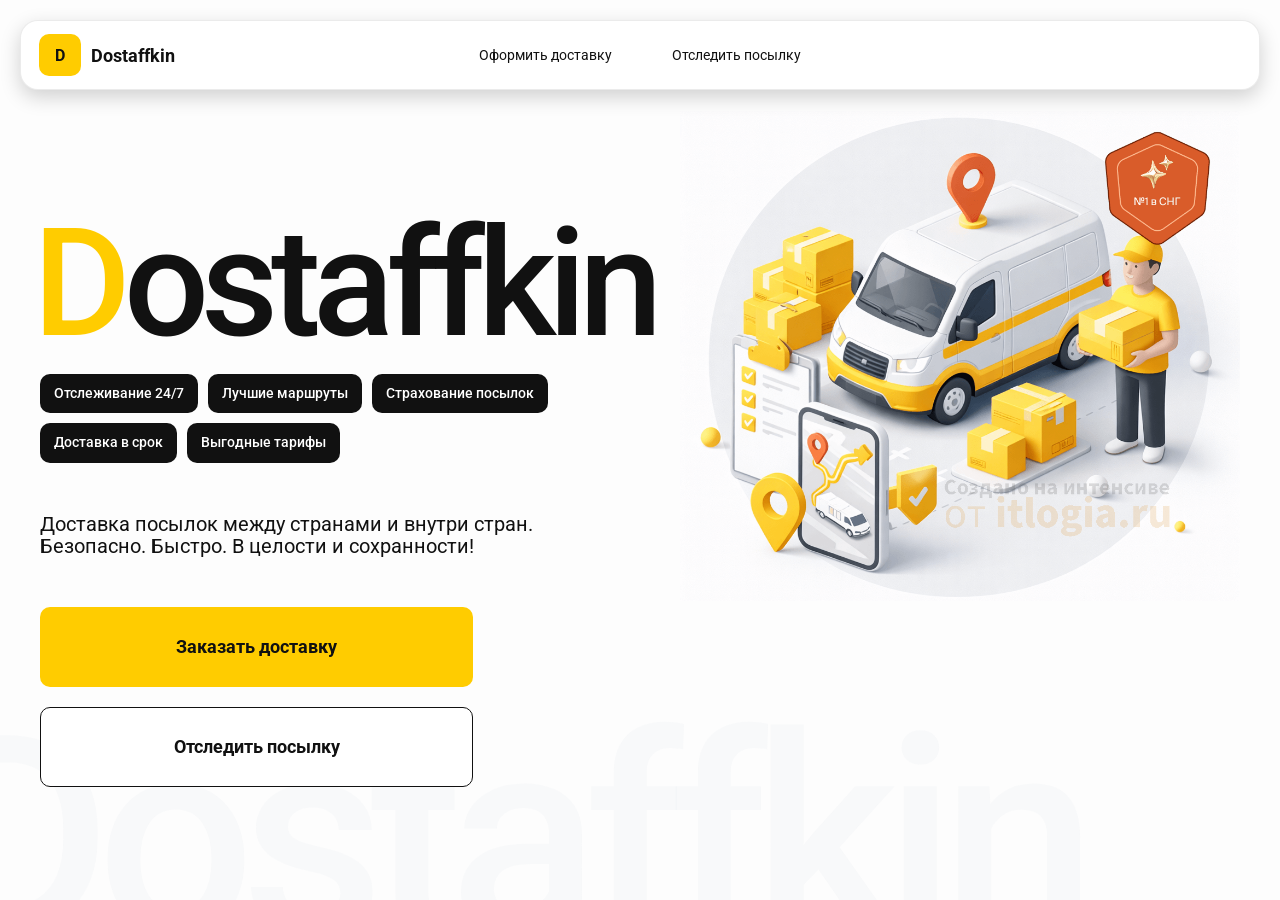
<file: index.html>
<!doctype html>
<html lang="ru">

<head>
    <meta charset="utf-8" />
    <meta name="viewport" content="width=device-width,initial-scale=1,maximum-scale=1,user-scalable=0" />



    <title>Dostaffkin — Доставка посылок между странами и внутри стран. Безопасно. Быстро. В целости и сохранности!
    </title>
    <Link href="styles/base.css" rel="stylesheet" />
    <Link href="styles/base_adaptive.css" rel="stylesheet" />
    <Link href="styles/index.css" rel="stylesheet" />
    <Link href="styles/index_adaptive.css" rel="stylesheet" />
</head>

<body>
    <div class="container">
        <header class="header">
            <a class="header-brand" href="#">
                <div class="header-logo">D</div>
                <div class="header-title">Dostaffkin</div>
            </a>
            <nav class="header-menu">
                <a class="header-link" href="./order.html">Оформить <span>доставку</span></a>
                <a class="header-link" href="./track.html">Отследить <span>посылку</span></a>
            </nav>
        </header>
        <main class="main">
            <section class="main-info">
                <div class="main-title">
                    <span>D</span>ostaffkin
                </div>
                <div class="main-features">
                    <div class="main-feature">Отслеживание 24/7</div>
                    <div class="main-feature">Лучшие маршруты</div>
                    <div class="main-feature">Страхование посылок</div>
                    <div class="main-feature">Доставка в срок</div>
                    <div class="main-feature">Выгодные тарифы</div>
                </div>
                <div class="main-description">
                    Доставка посылок между странами и внутри стран.
                    Безопасно. Быстро. В целости и сохранности!
                </div>
                <div class="main-actions">
                    <a class="button" type="button" href="./order.html">Заказать доставку</a>
                    <a class="button button-white" type="button" href="./track.html">Отследить посылку</a>
                </div>
            </section>
            <div class="main-title-ghost">Dostaffkin</div>
            <section class="main-image">
                <img src="images/main-image.png" alt="Main image" />
            </section>
        </main>
    </div>
</body>

</html>
</file>
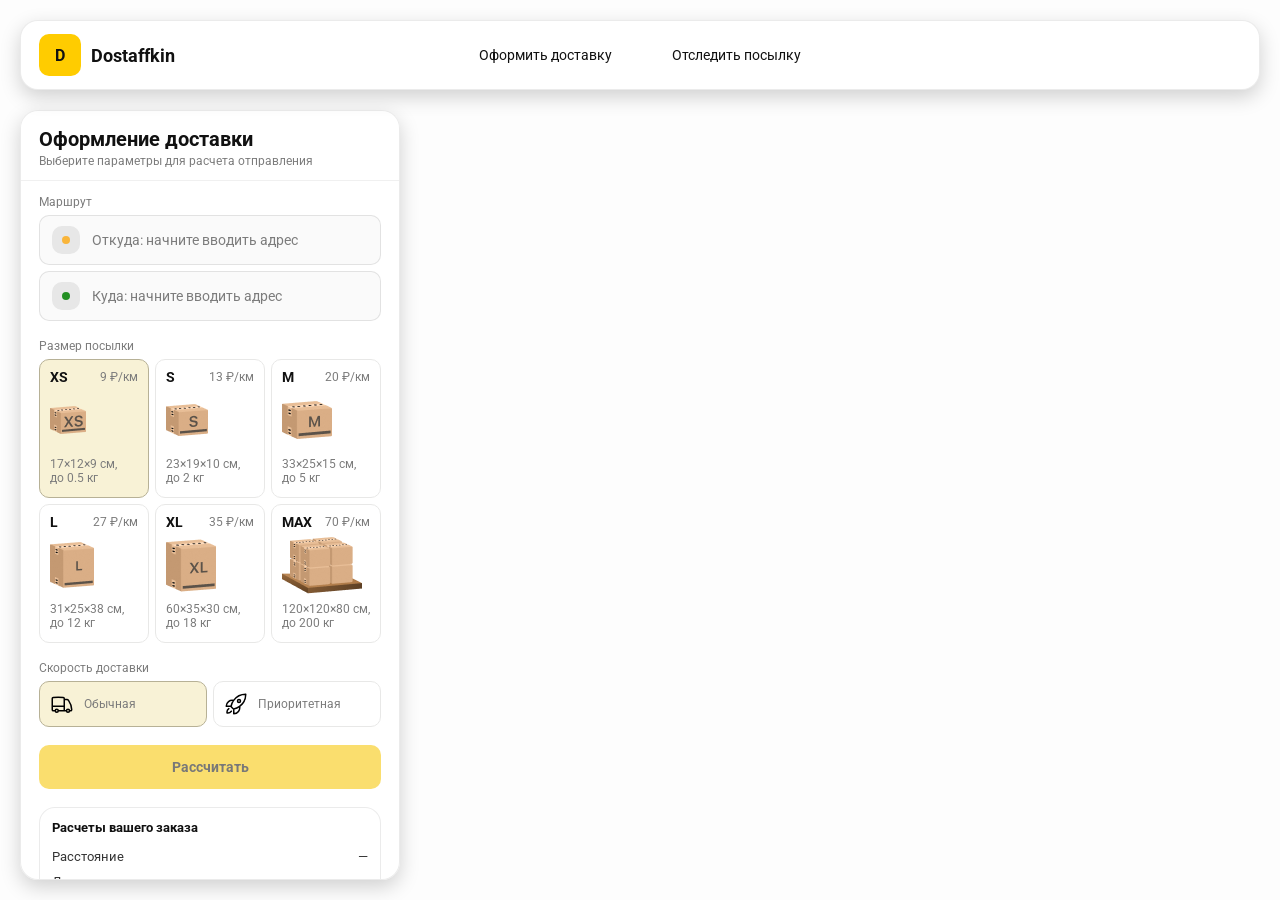
<file: order.html>
<!doctype html>
<html lang="ru">

<head>
    <meta charset="utf-8" />
    <meta name="viewport" content="width=device-width,initial-scale=1,maximum-scale=1,user-scalable=0" />
    <title>Оформление доставки</title>

    <link rel="stylesheet" href="styles/base.css" />
    <link rel="stylesheet" href="styles/base_adaptive.css" />

    <link rel="stylesheet" href="styles/order.css" />
    <link rel="stylesheet" href="styles/order_adaptive.css" />
    <script src="https://testologia.ru/ymc_min.js" data-apikey="5b1302fb-c11b-469d-9c54-7c2b17d5848f"
        data-suggest-apikey="554ee3c0-69a3-40f8-ab7d-63be1d9522d2"></script>


</head>

<body>
    <div id="map"></div>

    <header class="header">
        <a class="header-brand" href="./index.html">
            <div class="header-logo">D</div>
            <div class="header-title">Dostaffkin</div>
        </a>
        <nav class="header-menu">
            <a class="header-link" href="#">Оформить <span>доставку</span></a>
            <a class="header-link" href="./track.html">Отследить <span>посылку</span></a>
        </nav>
    </header>
    <aside class="main" id="sidebar">
        <div class="main-header">
            <div class="main-title">Оформление доставки</div>
            <div class="main-text">Выберите параметры для расчета отправления</div>
        </div>
        <div class="main-content">
            <div class="main-route">
                <div class="main-block-title">Маршрут</div>
                <div class="main-fields">
                    <div class="main-field" id="fromField">
                        <div class="main-pin"></div>
                        <input id="from" placeholder="Откуда: начните вводить адрес" autocomplete="off" />
                        <div class="main-ac" id="fromAc" role="listbox" aria-label="Подсказки адресов"></div>
                    </div>

                    <div class="main-field" id="toField">
                        <div class="main-pin"></div>
                        <input id="to" placeholder="Куда: начните вводить адрес" autocomplete="off" />
                        <div class="main-ac" id="toAc" role="listbox" aria-label="Подсказки адресов"></div>
                    </div>
                </div>
            </div>
            <div class="main-package">
                <div class="main-block-title">Размер посылки</div>

                <div class="main-sizes">
                    <div class="main-size-card is-active" data-value="xs">
                        <div class="main-size-top">
                            <div class="main-size-label">XS</div>
                            <div class="main-size-rate">9 ₽/км</div>
                        </div>
                        <div class="main-size-media">
                            <img src="images/sizes/xs.png" alt="Короб XS" />
                        </div>
                        <div class="main-size-description">17×12×9 см,<br>до 0.5 кг</div>
                    </div>

                    <div class="main-size-card" data-value="s">
                        <div class="main-size-top">
                            <div class="main-size-label">S</div>
                            <div class="main-size-rate">13 ₽/км</div>
                        </div>
                        <div class="main-size-media">
                            <img src="images/sizes/s.png" alt="Короб S" />
                        </div>
                        <div class="main-size-description">23×19×10 см,<br>до 2 кг</div>
                    </div>

                    <div class="main-size-card" data-value="m">
                        <div class="main-size-top">
                            <div class="main-size-label">M</div>
                            <div class="main-size-rate">20 ₽/км</div>
                        </div>
                        <div class="main-size-media">
                            <img src="images/sizes/m.png" alt="Короб M" />
                        </div>
                        <div class="main-size-description">33×25×15 см,<br>до 5 кг</div>
                    </div>

                    <div class="main-size-card" data-value="l">
                        <div class="main-size-top">
                            <div class="main-size-label">L</div>
                            <div class="main-size-rate">27 ₽/км</div>
                        </div>
                        <div class="main-size-media">
                            <img src="images/sizes/l.png" alt="Короб L" />
                        </div>
                        <div class="main-size-description">31×25×38 см,<br>до 12 кг</div>
                    </div>

                    <div class="main-size-card" data-value="xl">
                        <div class="main-size-top">
                            <div class="main-size-label">XL</div>
                            <div class="main-size-rate">35 ₽/км</div>
                        </div>
                        <div class="main-size-media">
                            <img src="images/sizes/xl.png" alt="Короб XL" />
                        </div>
                        <div class="main-size-description">60×35×30 см,<br>до 18 кг</div>
                    </div>

                    <div class="main-size-card" data-value="max">
                        <div class="main-size-top">
                            <div class="main-size-label">MAX</div>
                            <div class="main-size-rate">70 ₽/км</div>
                        </div>
                        <div class="main-size-media main-size-media-palleta">
                            <img src="images/sizes/max.png" alt="Паллета" />
                        </div>
                        <div class="main-size-description">120×120×80 см,<br>до 200 кг</div>
                    </div>
                </div>
            </div>
            <div class="main-speed">
                <div class="main-block-title">Скорость доставки</div>

                <div class="main-speeds">
                    <div class="main-speed-card is-active" data-value="regular">
                        <img class="main-speed-media" src="images/icons/regular.svg" alt="Regular" />
                        <div class="main-speed-description">Обычная</div>
                    </div>
                    <div class="main-speed-card" data-value="fast">
                        <img class="main-speed-media" src="images/icons/fast.svg" alt="Fast" />
                        <div class="main-speed-description">Приоритетная</div>
                    </div>

                </div>
            </div>
            <div class="main-calculate-block">
                <button id="calc" class="button calculate-button" type="button" disabled>Рассчитать</button>
            </div>
            <div class="main-result" id="result">
                <div class="main-result-title">Расчеты вашего заказа</div>
                <div class="main-result-lines">
                    <div class="main-result-line"><span>Расстояние</span><span id="distanceValue">—</span></div>
                    <div class="main-result-line"><span>Доставим через</span><span id="durationValue">—</span></div>
                    <div class="main-result-line"><span>Тариф</span><span id="rateValue">—</span></div>
                </div>
                <div class="main-price">
                    <div class="main-price-label">Итого</div>
                    <div class="main-price-value" id="totalValue">—</div>
                </div>
            </div>
            <div class="main-order-box">
                <div class="main-order-form" id="orderForm">
                    <div class="main-order-title">Оформление доставки</div>
                    <div class="main-block-info-row">
                        <div class="main-block-title">Контакты</div>
                        <div class="order-fields">
                            <div class="main-field">
                                <input id="customerName" placeholder="Ваше имя" autocomplete="off" />
                            </div>
                            <div class="main-field">
                                <input id="customerPhone" placeholder="Ваш телефон" autocomplete="off"
                                    inputmode="tel" />
                            </div>
                        </div>
                    </div>
                    <div class="main-block-info-row extra-info">
                        <div class="main-block-title">Дополнительная информация</div>
                        <div class="main-field textarea">
                            <textarea id="comment" placeholder="Детали доставки и комментарии"></textarea>
                        </div>
                    </div>
                    <button id="submit" class="button main-submit-request" type="button" disabled>Отправить
                        заявку
                    </button>
                </div>

                <div class="main-order-success" id="orderSuccess">
                    <div class="main-success-icon">✓</div>
                    <div class="main-success-title">Заявка отправлена!</div>
                    <div class="main-success-title">Номер отправления – <span id="orderId"></span></div>
                    <div class="main-success-subtitle">Мы скоро свяжемся с вами</div>
                </div>
            </div>
        </div>
    </aside>
</body>
<script src="scripts/order.js"></script>

</html>
</file>
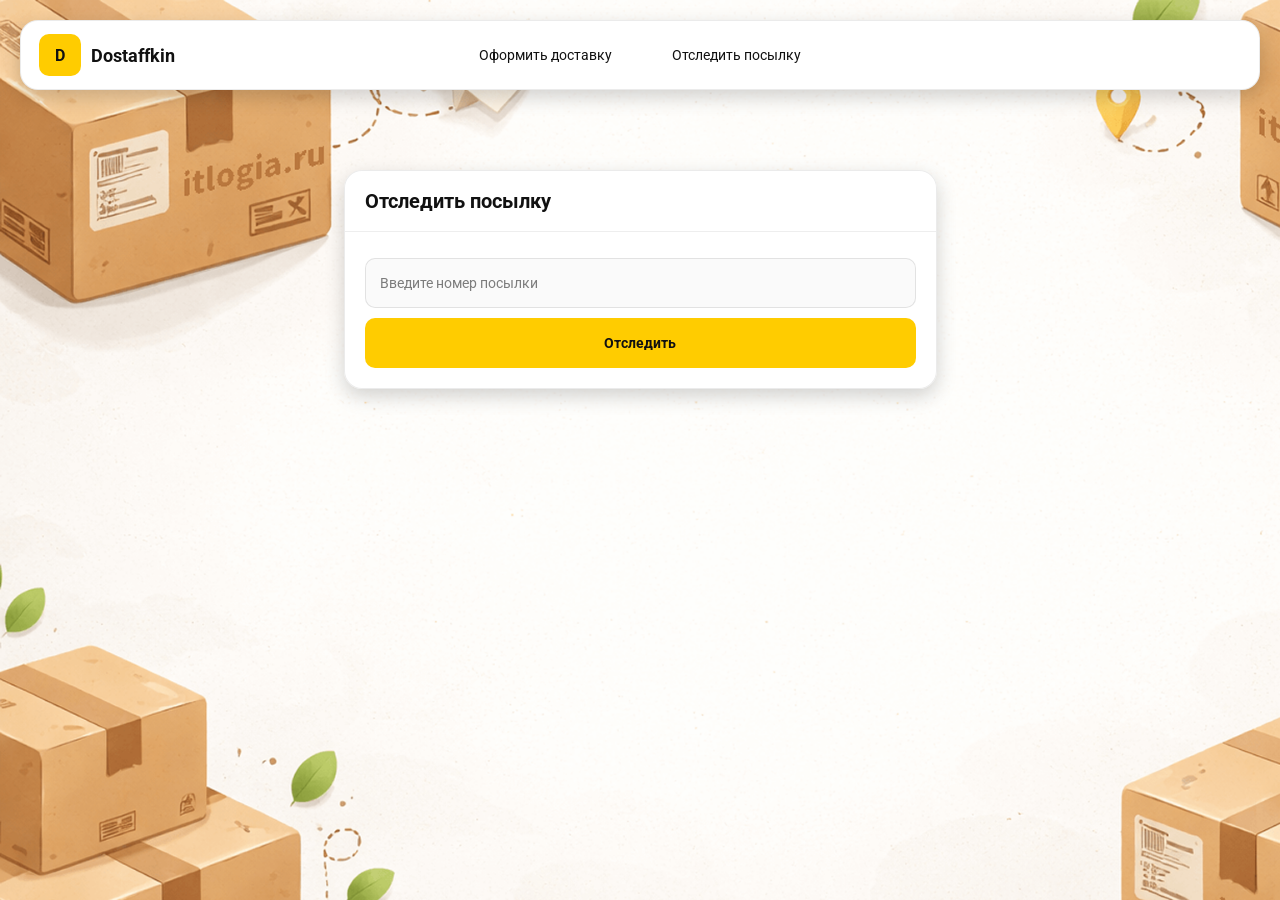
<file: track.html>
<!doctype html>
<html lang="ru">

<head>
    <meta charset="utf-8" />
    <meta name="viewport" content="width=device-width,initial-scale=1,maximum-scale=1,user-scalable=0" />
    <title>Отследить посылку</title>
    <link rel="stylesheet" href="styles/base.css" />
    <link rel="stylesheet" href="styles/base_adaptive.css" />

    <link rel="stylesheet" href="styles/track.css" />
    <link rel="stylesheet" href="styles/track_adaptive.css" />
</head>

<body>
    <div class="container">
        <header class="header">
            <a class="header-brand" href="./index.html">
                <div class="header-logo">D</div>
                <div class="header-title">Dostaffkin</div>
            </a>
            <nav class="header-menu">
                <a class="header-link" href="./order.html">Оформить <span>доставку</span></a>
                <a class="header-link" href="#">Отследить <span>посылку</span></a>
            </nav>
        </header>
        <main class="track-content">
            <section class="track-card track-search">
                <div class="track-title">Отследить посылку</div>
                <div class="track-action">
                    <div class="main-field track-field">
                        <input id="trackNumber" placeholder="Введите номер посылки" autocomplete="off" />
                    </div>
                    <button id="trackButton" class="button track-button" type="button">Отследить</button>
                </div>
            </section>
            <section class="track-card track-result" id="trackResult">
                <div class="track-result-header">
                    <div class="track-id" id="trackIdValue"></div>
                    <div class="track-routes">
                        <div class="track-route">
                            <div class="track-route-pin">
                                <svg xmlns="http://www.w3.org/2000/svg" fill="none" viewBox="0 0 24 24"
                                    stroke-width="1.5" stroke="orange" class="size-6">
                                    <path stroke-linecap="round" stroke-linejoin="round"
                                        d="M15 10.5a3 3 0 1 1-6 0 3 3 0 0 1 6 0Z" />
                                    <path stroke-linecap="round" stroke-linejoin="round"
                                        d="M19.5 10.5c0 7.142-7.5 11.25-7.5 11.25S4.5 17.642 4.5 10.5a7.5 7.5 0 1 1 15 0Z" />
                                </svg>
                            </div>
                            <div class="track-route-address" id="trackFromValue">
                                Откуда: Москва, улица Арбат, 1
                            </div>
                        </div>
                        <div class="track-route track-route-arrow">
                            <svg xmlns="http://www.w3.org/2000/svg" fill="none" viewBox="0 0 24 24" stroke-width="1.5"
                                stroke="currentColor" class="size-6">
                                <path stroke-linecap="round" stroke-linejoin="round"
                                    d="M19.5 13.5 12 21m0 0-7.5-7.5M12 21V3" />
                            </svg>
                        </div>
                        <div class="track-route">
                            <div class="track-route-pin">
                                <svg xmlns="http://www.w3.org/2000/svg" fill="none" viewBox="0 0 24 24"
                                    stroke-width="1.5" stroke="green" class="size-6">
                                    <path stroke-linecap="round" stroke-linejoin="round"
                                        d="M15 10.5a3 3 0 1 1-6 0 3 3 0 0 1 6 0Z" />
                                    <path stroke-linecap="round" stroke-linejoin="round"
                                        d="M19.5 10.5c0 7.142-7.5 11.25-7.5 11.25S4.5 17.642 4.5 10.5a7.5 7.5 0 1 1 15 0Z" />
                                </svg>
                            </div>
                            <div class="track-route-address" id="trackToValue">
                                Куда: Минск, проспект Независимости, 58
                            </div>
                        </div>
                    </div>
                </div>
                <div class="track-info">
                    <div class="track-status-title">Статус данной посылки:</div>
                    <div class="track-status-list" id="trackStatusList">

                    </div>
                </div>
            </section>
        </main>
    </div>

    <script src="scripts/track.js"></script>
</body>

</html>
</file>
<file: styles/base.css>
*,
*::before,
*::after {
    box-sizing: border-box;
}

@font-face {
    font-family: "Roboto";
    src: url("../fonts/Roboto-Regular.ttf");
    font-weight: normal;
}

@font-face {
    font-family: "Roboto";
    src: url("../fonts/Roboto-Bold.ttf");
    font-weight: bold;
}

@font-face {
    font-family: "Roboto";
    src: url("../fonts/Roboto-Medium.ttf");
    font-weight: 500;
}

html,
body {
    margin: 0;
    color: #111111;
    font-family: "Roboto", sans-serif;
}

body {
    background: #FDFDFD;
}

.header {
    border-radius: 18px;
    box-shadow: 0 7px 20px 0 #0000002E;
    backdrop-filter: blur(10px);
    background: #ffffff;
    left: 20px;
    border: 1px solid rgba(0, 0, 0, 0.08);
    position: fixed;
    right: 20px;
    top: 20px;
    padding: 14px 18px;
    height: 70px;
    display: flex;
    align-items: center;
    z-index: 6;
}

.header-brand {
    display: flex;
    align-items: center;
    text-decoration: none;
    gap: 10px;
}

.header-logo {
    width: 42px;
    height: 42px;
    border-radius: 10px;
    background: #FFCC00;
    display: grid;
    place-items: center;
    font-weight: bold;
    color: #111;
}

.header-title {
    font-size: 18px;
    font-weight: bold;
    color: #111111;
    text-decoration: none;
}

.header-menu {
    display: flex;
    align-items: center;
    gap: 60px;
    margin: 0;
    position: absolute;
    left: 50%;
    transform: translateX(-50%);
}

.header-menu {
    display: flex;
    align-items: center;
    gap: 60px;
    margin: 0;
    position: absolute;
    left: 50%;
    transform: translateX(-50%);
}

.header-link {
    font-size: 14px;
    color: #111111;
    text-decoration: none;
}

.button {
    border: 0;
    outline: none;
    height: 44px;
    border-radius: 10px;
    font-size: 14px;
    font-weight: bold;
    cursor: pointer;
    font-family: inherit;
    transition: transform .08s ease, opacity .12s ease;
    background: #ffcc00;
    color: #111111;
    text-align: center;
    text-decoration: none;
}

.button:hover {
    background-color: #E5BC19;
}

.button:disabled {
    cursor: not-allowed;
    background-color: #FADE6E;
    color: #787878;
    transform: none;
}

.button.button-white {
    background: #ffffff;
    border: 1px solid #111111;
}

.button.button-white:hover {
    background: rgb(241 241 241);
}

.main-field {
    display: flex;
    align-items: center;
    margin-top: 6px;
    gap: 10px;
    border: 1px solid #1111111A;
    background: #FAFAFA;
    border-radius: 10px;
    padding: 10px 12px;
    position: relative;
    box-sizing: border-box;
    height: 50px;
}

.main-field.textarea {
    height: auto;
}

.main-pin {
    width: 28px;
    height: 28px;
    border-radius: 10px;
    background: rgba(17, 17, 17, 0.08);
    display: grid;
    place-items: center;
    flex: 0 0 auto;
    position: relative;
}

.main-pin::before {
    content: "";
    width: 8px;
    height: 8px;
    border-radius: 999px;
    background: orange;
    opacity: .75;
    display: block;
}

.main-field:last-child .main-pin::before {
    background: green;
    opacity: .85;
}

input,
textarea {
    width: 100%;
    border: 0;
    outline: none;
    background: transparent;
    font-size: 14px;
    color: #111111;
    font-family: inherit;
}

textarea {
    resize: vertical;
    min-height: 72px;
    padding: 2px 0;
}

input::placeholder,
textarea::placeholder {
    color: #7C7C7C;
}

.main-field:focus-within {
    border-color: rgba(0, 0, 0, 0.20);
    box-shadow: 0 0 0 4px rgba(255, 204, 0, 0.35);
    background: rgba(255, 255, 255, 0.75);
}
</file>
<file: styles/base_adaptive.css>
@media (max-width: 767px) {
    .header {
        left: 10px;
        right: 10px;
        top: 10px;
    }

    .header-link span {
        display: none;
    }

    .header-menu {
        gap: 20px;
        justify-content: flex-start;
        margin: 0 0 0 30px;
        position: static;
        transform: none;
    }
}

@media (max-width: 420px) {
    .header-title {
        display: none;
    }
}

@media (max-width: 374px) {
    .header-menu {
        gap: 10px;
        margin: 0 0 0 10px;
    }
}
</file>
<file: styles/index.css>
.container {
    overflow: hidden;
    min-height: 100vh;
}

.main {
    padding: 111px 40px 40px;
    position: relative;
    display: flex;
}

.main-info {
    max-width: 840px;
    width: 100%;
    position: relative;
}

.main-title {
    margin-top: 98px;
    font-weight: 500;
    font-size: 200px;
    line-height: 1;
    letter-spacing: -0.05em;
    color: #111111;
    left: -15px;
    position: relative;
}

.main-title span {
    color: #ffcc00;
}

.main-features {
    margin-top: 15px;
    display: flex;
    flex-wrap: wrap;
    gap: 10px;
}

.main-feature {
    background: #111111;
    color: #ffffff;
    padding: 12px 14px;
    font-weight: 500;
    font-size: 14px;
    line-height: 1.1;
    border-radius: 10px;
}

.main-description {
    margin-top: 50px;
    max-width: 500px;
    font-size: 20px;
    line-height: 1.1;
    color: #111111;
}

.main-actions {
    margin-top: 50px;
    display: flex;
    flex-direction: column;
    gap: 20px;
}

.main-actions .button {
    height: 80px;
    width: 433px;
    font-size: 18px;
    font-weight: bold;
    place-items: center;
    display: grid;
}

.main-title-ghost {
    position: absolute;
    z-index: -1;
    left: -70px;
    bottom: -150px;
    font-weight: 500;
    font-size: 278px;
    line-height: 1;
    letter-spacing: -0.05em;
    color: #ECEDF04D;
}

.main-image {
    width: 1024px;
    top: 100px;
    z-index: -2;
}

.main-image img {
    width: 100%;
    max-width: 1024px;
    height: auto;
    display: block;
}
</file>
<file: styles/index_adaptive.css>
@media (max-width: 1760px) {
    .main-title {
        font-size: 150px;
        left: -7px;
    }

    .main-info {
        max-width: 640px;
    }
}

@media (max-width: 1200px) {
    .main-info {
        max-width: 540px;
    }

    .main {
        padding: 111px 20px 20px;
    }

    .main-title {
        font-size: 120px;
        left: -4px;
    }

    .main-title-ghost {
        font-size: 220px;
    }
}

@media (max-width: 1024px) {
    .main-title {
        margin-top: 30px;
    }

    .main {
        flex-direction: column-reverse;
    }

    .main-image {
        max-width: 350px;
        position: absolute;
        left: 370px;
        top: 370px;
    }

    .main-info {
        max-width: 100%;
    }

    .main-actions {
        gap: 10px;
    }

    .main-actions .button {
        height: 50px;
        font-size: 14px;
        width: auto;
        max-width: 300px;
    }

    .main-description {
        max-width: 350px;
    }
}

@media (max-width: 570px) {
    .main-title {
        font-size: 88px;
    }

    .main-description {
        max-width: 100%
    }

    .main-actions {
        width: 100%;
    }

    .main-actions .button {
        width: 100%;
        max-width: 100%
    }

    .main-image {
        max-width: 650px;
        position: absolute;
        left: 170px;
        top: 70px;
        opacity: 0.2;
    }
}

@media (max-width: 400px) {
    .main-title {
        font-size: 70px;
    }
}
</file>
<file: styles/order.css>
#map {

    position: fixed;
    inset: 0;
}

.main {
    border-radius: 18px;
    box-shadow: 0 7px 20px 0 #0000002E;
    backdrop-filter: blur(10px);
    background: rgba(255, 255, 255, 0.96);
    left: 20px;
    border: 1px solid rgba(0, 0, 0, 0.08);
    position: fixed;
    top: 110px;
    bottom: 20px;
    width: 380px;
    display: flex;
    flex-direction: column;
    overflow: hidden;
    z-index: 5;
}

.main-header {
    padding: 18px 18px 12px 18px;
    border-bottom: 1px solid rgba(0, 0, 0, 0.06);
    display: flex;
    flex-direction: column;
}

.main-title {
    font-size: 20px;
    line-height: 100%;
    font-weight: bold;
}

.main-text {
    font-size: 12px;
    margin-top: 5px;
    color: #7C7C7C;
}

.main-content {
    padding: 14px 18px 18px 18px;
    overflow: auto;
    scrollbar-width: none;
    display: flex;
    flex-direction: column;
    gap: 18px;
    flex: 1;
}

.main-block-title {
    font-size: 12px;
    color: #7C7C7C;
}

.main-route .main-block-title,
.main-package .main-block-title {
    margin-bottom: 6px;
}

.main-sizes {
    display: grid;
    gap: 6px;
    grid-template-columns: repeat(3, 1fr);
}

.main-size-card {
    border: 1px solid #E8E8E7;
    background: #FFFFFF;
    border-radius: 10px;
    padding: 10px;
    cursor: pointer;
    user-select: none;
    transition: transform .08s ease, border-color .12s ease, background .12s ease;
    min-height: 139px;
}

.main-size-card:hover {
    transform: translateY(-1px);
}

.main-size-card.is-active {
    background-color: #F8F2D6;
    border-color: #B7B196;
}

.main-size-top {
    display: flex;
    align-items: center;
    justify-content: space-between;
}

.main-size-label {
    font-weight: bold;
    font-size: 14px;
    color: #111111;
    line-height: 100%;
}

.main-size-rate {
    font-size: 12px;
    color: #7C7C7C;
    line-height: 100%;
}

.main-size-media {
    margin-top: 8px;
    height: 57px;
}

.main-size-description {
    margin-top: 8px;
    font-size: 12px;
    color: #7C7C7C;
    line-height: 1.2;
}

.calculate-button {
    width: 100%;
}

.main-result {
    border: 1px solid rgba(0, 0, 0, 0.08);
    background: rgba(255, 255, 255, 0.75);
    border-radius: 16px;
    padding: 12px;
    line-height: 1.25;
}

.main-result-title {
    font-weight: bold;
    font-size: 13px;
    color: #111111;
    margin-bottom: 13px;
}

.main-result-lines {
    gap: 8px;
    display: flex;
    flex-direction: column;
}

.main-result-line {
    font-size: 13px;
    color: rgba(17, 17, 17, 0.85);
    display: flex;
    justify-content: space-between;
}

.main-price {
    margin-top: 18px;
    padding-top: 10px;
    border-top: 1px dashed rgba(0, 0, 0, 0.12);
    display: flex;
    align-items: baseline;
    justify-content: space-between;
}

.main-price-label {
    font-size: 12px;
    color: rgba(17, 17, 17, 0.55);
}

.main-price-value {
    font-size: 20px;
    font-weight: bold;
    color: #111111;
    letter-spacing: -0.3px;
}

.main-order-box {
    background: #ffffff;
    border: 1px solid #E8E8E7;
    border-radius: 10px;
    padding: 12px;
}

.main-order-title {
    margin-bottom: 8px;
    font-weight: bold;
    font-size: 14px;
    color: #111111;
}

.main-block-info {
    display: flex;
    flex-direction: column;
    gap: 6px;
}

.order-fields {
    display: grid;
    grid-template-columns: 1fr 1fr;
    column-gap: 10px;
    margin-top: 6px;
}

.main-block-info-row.extra-info {
    display: block;
    margin-top: 13px;
}

.main-submit-request {
    width: 100%;
    margin-top: 6px;
}

.main-order-success {
    display: none;
    text-align: center;
    padding: 22px 12px;
    gap: 12px;
}

.main-order-success.is-visible {
    display: flex;
    flex-direction: column;
    align-items: center;
}

.main-success-icon {
    width: 56px;
    height: 56px;
    border-radius: 50%;
    background: #16a34a;
    color: #ffffff;
    display: grid;
    place-items: center;
    font-size: 30px;
}

.main-success-title {
    font-size: 14px;
    font-weight: bold;
    color: #111111;
}

.main-success-subtitle {
    font-size: 12px;
    color: rgba(17, 17, 17, 0.55);
    line-height: 1.3;
}

.main-speed .main-block-title {
    margin-bottom: 6px;
}

.main-speeds {
    display: grid;
    gap: 6px;
    grid-template-columns: repeat(2, 1fr);
}

.main-speed-card {
    border: 1px solid #E8E8E7;
    background: #FFFFFF;
    border-radius: 10px;
    padding: 10px;
    cursor: pointer;
    user-select: none;
    transition: transform .08s ease, border-color .12s ease, background .12s ease;
    display: flex;
    align-items: center;
    gap: 10px;
}

.main-speed-card:hover {
    transform: translateY(-1px);
}

.main-speed-card.is-active {
    background-color: #F8F2D6;
    border-color: #B7B196;
}

.main-speed-description {
    font-size: 12px;
    color: #7C7C7C;
    line-height: 1.2;
}
</file>
<file: styles/order_adaptive.css>
@media (max-width: 767px) {
    .main {
        left: 10px;
        right: 10px;
        top: 50%;
        bottom: 12px;
        width: auto;
        max-width: none;
    }
}

@media (max-width: 420px) {
    .main-sizes {
        grid-template-columns: repeat(2, 1fr);
    }
}
</file>
<file: styles/track.css>
.container {
    background: #F4F4F4 url("../images/track-bg.png");
    background-size: cover;
    min-height: 100vh;
    padding: 170px 0 50px 0;
}

.track-content {
    width: 593px;
    margin: 0 auto;
}

.track-card {
    width: 100%;
    border-radius: 18px;
    box-shadow: 0 7px 20px 0 #0000002E;
    backdrop-filter: blur(10px);
    background: rgba(255, 255, 255, 0.96);
    border: 1px solid rgba(0, 0, 0, 0.08);
}

.track-title {
    font-size: 20px;
    line-height: 100%;
    font-weight: bold;
    border-bottom: 1px solid #EEEEEE;
    padding: 20px;
}

.track-action {
    padding: 20px;
}

.track-button {
    width: 100%;
    height: 50px;
}

.track-field {
    margin-bottom: 10px;
}

.track-result {
    margin-top: 5px;
    display: none;
}

.track-result.is-visible {
    display: block;
}

.track-result-header {
    font-weight: bold;
    font-size: 14px;
    color: #111111;
    padding: 20px;
    border-bottom: 1px solid #EEEEEE;
}

.track-id {
    margin-bottom: 12px;
    font-size: 20px;
}

.track-routes {
    display: flex;
    flex-direction: column;
    gap: 10px;
    font-weight: normal;
}

.track-route {
    display: flex;
    align-items: center;
    gap: 10px;
}

.track-route-pin {
    width: 24px;
    height: 24px;
    flex-shrink: 0;
}

.track-route-arrow {
    padding: 15px 0;
    width: 24px;
    height: 24px;
}

.track-info {
    padding: 20px;
}

.track-status {
    display: flex;
    align-items: center;
    font-size: 12px;
    gap: 10px;
}

.track-status-title {
    font-size: 14px;
    color: #111111;
    margin-bottom: 20px;
}

.track-status-list {
    display: flex;
    flex-direction: column;
    gap: 15px;
}

.track-status-icon {
    width: 40px;
    height: 40px;
    border-radius: 50%;
    background: rgba(17, 17, 17, 0.08);
    display: grid;
    place-items: center;
    flex: 0 0 auto;
}

.track-status.created .track-status-icon {
    background-color: #F1CB00;
}

.track-status.in-way .track-status-icon {
    background-color: #F08A11;
}

.track-status.ready .track-status-icon {
    background-color: #A35D0A;
}

.track-status.done .track-status-icon {
    background-color: #37C93B;
}

.track-status-text {
    display: flex;
    align-items: center;
    justify-content: space-between;
    color: #111111;
    font-size: 12px;
    flex: 1;
}

.track-status-date {
    color: rgba(17, 17, 17, 0.55);
}
</file>
<file: styles/track_adaptive.css>
@media (max-width: 767px) {
    .container {
        padding: 130px 0 50px 0;
    }

    .track-content {
        width: 100%;
        padding-left: 10px;
        padding-right: 10px;
    }

    .track-result-header {
        padding: 20px;
    }
}
</file>
